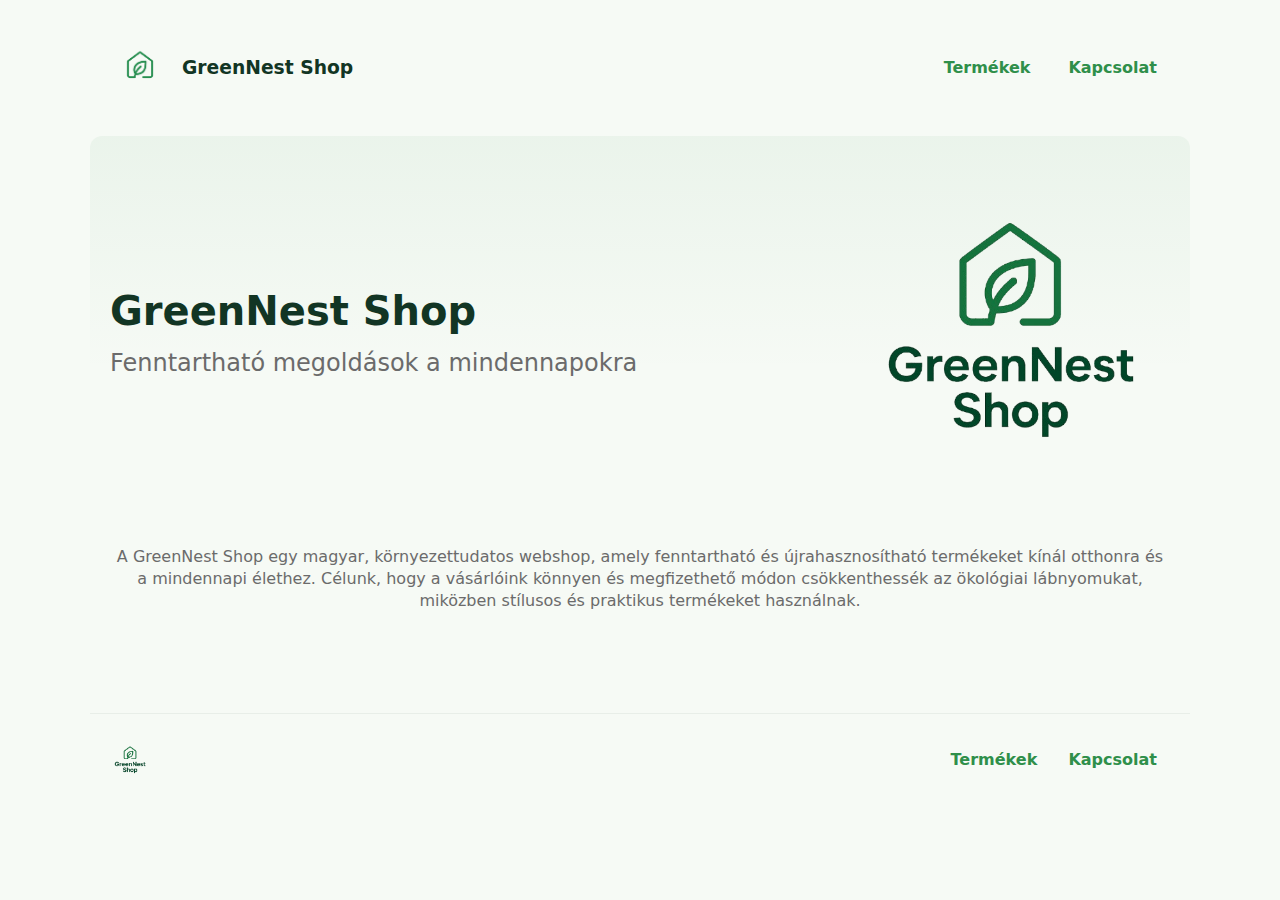
<file: index.html>
<!DOCTYPE html>
<html lang="en">
      <source><script src="./js/FillLocalStorage.js"></script></source>
      <source><script src="./js/LoadTopProducts.js"></script></source>
  <head>
    <meta charset="UTF-8" />
    <meta name="viewport" content="width=device-width, initial-scale=1.0" />
    <title>Document</title>
    <link rel="stylesheet" href="./style.css" />
  </head>
  <body onload="FillLocalStorage(); ">
    <section>
      <nav>
        <a href="./index.html"
          ><div class="navLogo">
            <img
              src="./assets/ChatGPT_Image_Dec_15__2025__03_10_50_PM-removebg-preview.png"
              alt=""
            />
            <h3>GreenNest Shop</h3>
          </div></a
        >
        <div>
          <a href="./products.html" class="navButton">Termékek</a>
          <a href="./contacts.html" class="navButton">Kapcsolat</a>
        </div>
      </nav>
    </section>
    <section id="hero">
      <div>
        <h1>GreenNest Shop</h1>
        <h2>Fenntartható megoldások a mindennapokra</h2>
      </div>
      <img
        src="./assets/ChatGPT_Image_Dec_15__2025__03_05_21_PM-removebg-preview.png"
        alt="img"
      />
    </section>
    <section id="description">
      <p>
        A GreenNest Shop egy magyar, környezettudatos webshop, amely
        fenntartható és újrahasznosítható termékeket kínál otthonra és a
        mindennapi élethez. Célunk, hogy a vásárlóink könnyen és megfizethető
        módon csökkenthessék az ökológiai lábnyomukat, miközben stílusos és
        praktikus termékeket használnak.
      </p>
    </section>
    <section id="topProducts">
      <div class="cardContainer" id="cardContainer" name="cardContainer">

      </div>
    </section>
    <section id="footer" onload="LoadTopProducts()">
      <img
        src="./assets/ChatGPT_Image_Dec_15__2025__03_05_21_PM-removebg-preview.png"
        alt=""
      />
      <div>
        <a href="./products.html" class="navButton">Termékek</a>
        <a href="./contacts.html" class="navButton">Kapcsolat</a>
      </div>
    </section>
  </body>
  <script>
    LoadTopProducts();
  </script>
</html>
</file>
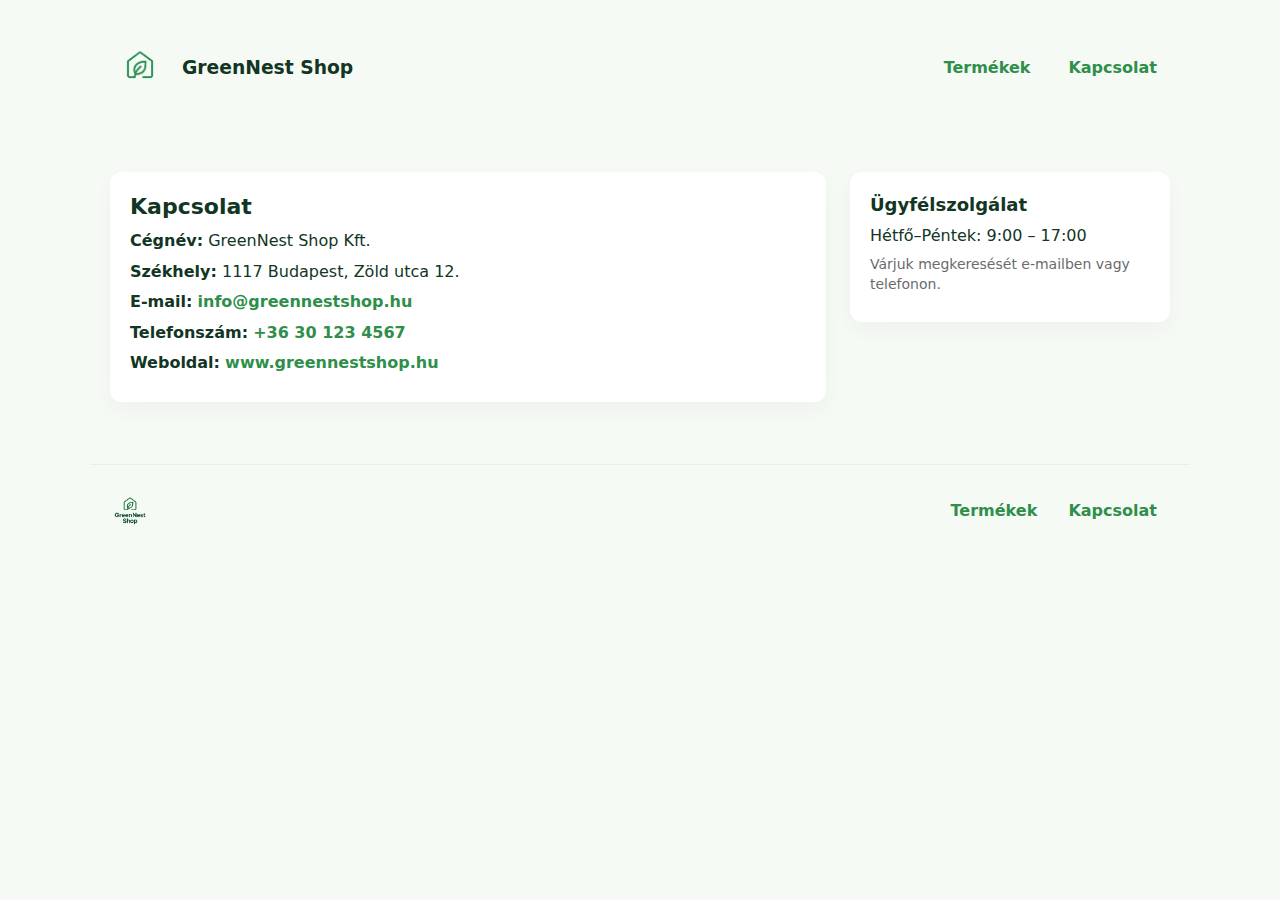
<file: contacts.html>
<!DOCTYPE html>
<html lang="en">
  <head>
    <meta charset="UTF-8" />
    <meta name="viewport" content="width=device-width, initial-scale=1.0" />
    <title>Document</title>
    <link rel="stylesheet" href="./style.css" />
  </head>
        <source><script src="./js/LoadAllProducts.js"></script></source>
              <source><script src="./js/FillLocalStorage.js"></script></source>
 <body onload="FillLocalStorage()">
    <section>
      <nav>
        <a href="./index.html"
          ><div class="navLogo">
            <img
              src="./assets/ChatGPT_Image_Dec_15__2025__03_10_50_PM-removebg-preview.png"
              alt=""
            />
            <h3>GreenNest Shop</h3>
          </div></a
        >
        <div>
          <a href="./products.html" class="navButton">Termékek</a>
          <a href="./contacts.html" class="navButton">Kapcsolat</a>
        </div>
      </nav>
    </section>
    <section id="contact">
      <div class="contactContainer">
        <div class="contactCard">
          <h1>Kapcsolat</h1>
          <p><strong>Cégnév:</strong> GreenNest Shop Kft.</p>
          <p><strong>Székhely:</strong> 1117 Budapest, Zöld utca 12.</p>
          <p><strong>E-mail:</strong> <a href="mailto:info@greennestshop.hu">info@greennestshop.hu</a></p>
          <p><strong>Telefonszám:</strong> <a href="tel:+36301234567">+36 30 123 4567</a></p>
          <p><strong>Weboldal:</strong> <a href="https://www.greennestshop.hu" target="_blank" rel="noopener">www.greennestshop.hu</a></p>
        </div>

        <div class="contactCard support">
          <h2>Ügyfélszolgálat</h2>
          <p>Hétfő–Péntek: 9:00 – 17:00</p>
          <p class="muted">Várjuk megkeresését e-mailben vagy telefonon.</p>
        </div>
      </div>
    </section>


    </section>
    <section id="footer">
      <img
        src="./assets/ChatGPT_Image_Dec_15__2025__03_05_21_PM-removebg-preview.png"
        alt=""
      />
      <div>
        <a href="./products.html" class="navButton">Termékek</a>
        <a href="./contacts.html" class="navButton">Kapcsolat</a>
      </div>
    </section>
  </body>
    <script>
    LoadTopProducts();
  </script>
</html>
</file>
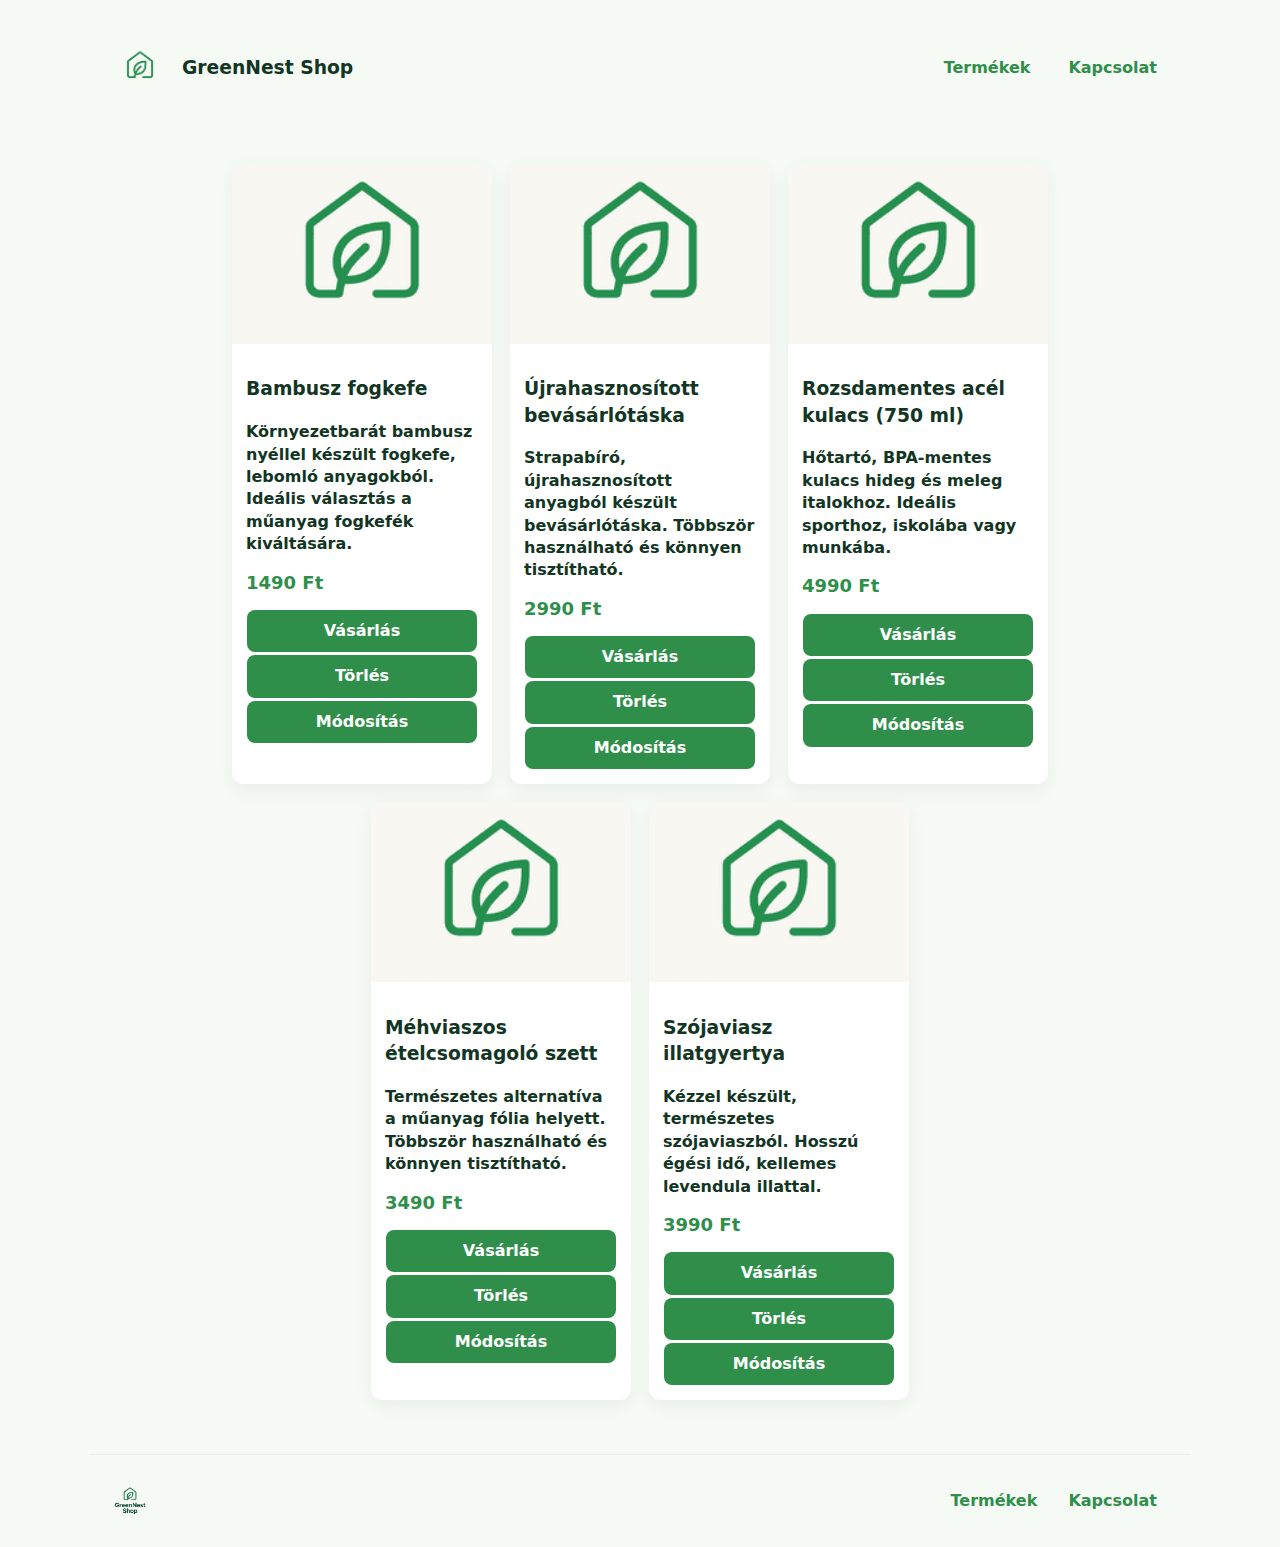
<file: products.html>
<!DOCTYPE html>
<html lang="en">
  <head>
    <meta charset="UTF-8" />
    <meta name="viewport" content="width=device-width, initial-scale=1.0" />
    <title>Document</title>
    <link rel="stylesheet" href="./style.css" />
  </head>
        <source><script src="./js/LoadAllProducts.js"></script></source>
              <source><script src="./js/FillLocalStorage.js"></script></source>
              <source><script src="./js/deletemodify.js"></script></source>
 <body onload="FillLocalStorage()">
    <section>
      <nav>
        <a href="./index.html"
          ><div class="navLogo">
            <img
              src="./assets/ChatGPT_Image_Dec_15__2025__03_10_50_PM-removebg-preview.png"
              alt=""
            />
            <h3>GreenNest Shop</h3>
          </div></a
        >
        <div>
          <a href="./products.html" class="navButton">Termékek</a>
          <a href="./contacts.html" class="navButton">Kapcsolat</a>
        </div>
      </nav>
    </section>
    <section  id="modifyBannerContainer" style="display: none;">
    <section id="modifyBanner" >
        <input type="text" id="ModifyProductName" placeholder="Termék név" />
        <input type="text" id="ModifyProductDescription" placeholder="Termék leírás" />
        <input type="number" id="ModifyProductPrice" placeholder="Termék ár" />
        <input type="file" accept="jpg img" id="ModifyProductImage" placeholder="Kép URL" />
        <button id="modifyButton">Módosítás</button>
        <button id="modifyClose" onclick="closeModifyBanner()">Mégse</button>
    </section>

      </div>
    </section>
    <section id="Products">
      <div class="cardContainer" id="cardContainer">

      </div>
    </section>
    <section id="footer">
      <img
        src="./assets/ChatGPT_Image_Dec_15__2025__03_05_21_PM-removebg-preview.png"
        alt=""
      />
      <div>
        <a href="./products.html" class="navButton">Termékek</a>
        <a href="./contacts.html" class="navButton">Kapcsolat</a>
      </div>
    </section>
  </body>
    <script>
    LoadTopProducts();
  </script>
</html>
</file>
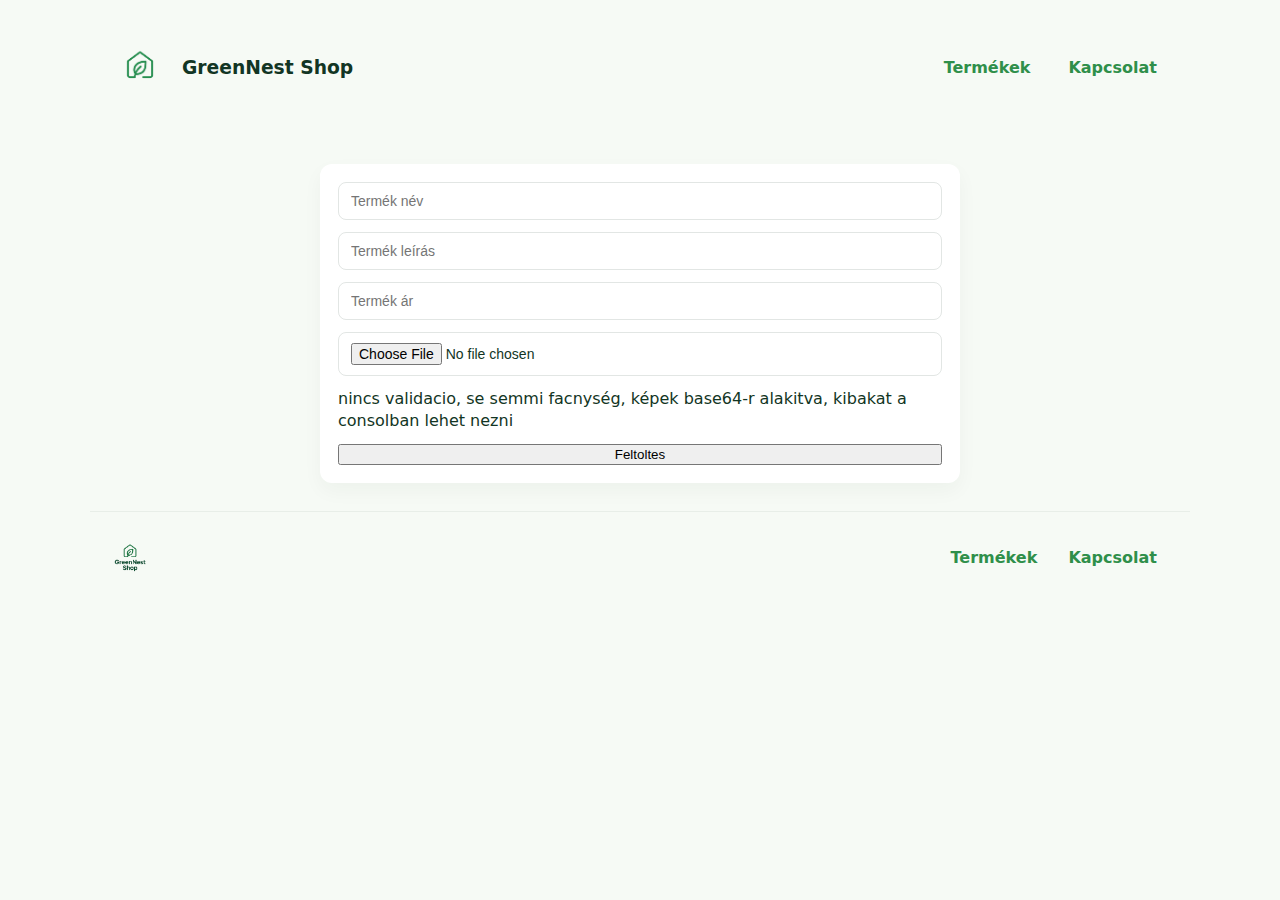
<file: upload.html>
<!DOCTYPE html>
<html lang="en">
  <head>
    <meta charset="UTF-8" />
    <meta name="viewport" content="width=device-width, initial-scale=1.0" />
    <title>Document</title>
    <link rel="stylesheet" href="./style.css" />
  </head>
 <body onload="FillLocalStorage()">
    <section>
      <nav>
        <a href="./index.html"
          ><div class="navLogo">
            <img
              src="./assets/ChatGPT_Image_Dec_15__2025__03_10_50_PM-removebg-preview.png"
              alt=""
            />
            <h3>GreenNest Shop</h3>
          </div></a
        >
        <div>
          <a href="./products.html" class="navButton">Termékek</a>
          <a href="./contacts.html" class="navButton">Kapcsolat</a>
        </div>
      </nav>
    </section>
    <section class="formSection">
        <input type="text" id="productName" placeholder="Termék név" />
        <input type="text" id="productDescription" placeholder="Termék leírás" />
        <input type="number" id="productPrice" placeholder="Termék ár" />
        <input type="file" accept="jpg img" id="productImage" placeholder="Kép URL" />
        <p>nincs validacio, se semmi facnység, képek base64-r alakitva, kibakat a consolban lehet nezni </p>
        <button id="uploadButton">Feltoltes</button>
    </section>

    <section id="footer">
      <img
        src="./assets/ChatGPT_Image_Dec_15__2025__03_05_21_PM-removebg-preview.png"
        alt=""
      />
      <div>
        <a href="./products.html" class="navButton">Termékek</a>
        <a href="./contacts.html" class="navButton">Kapcsolat</a>
      </div>
    </section>
  </body>
  <source><script src="./js/ProductUpload.js"></script></source>
</html>
</file>
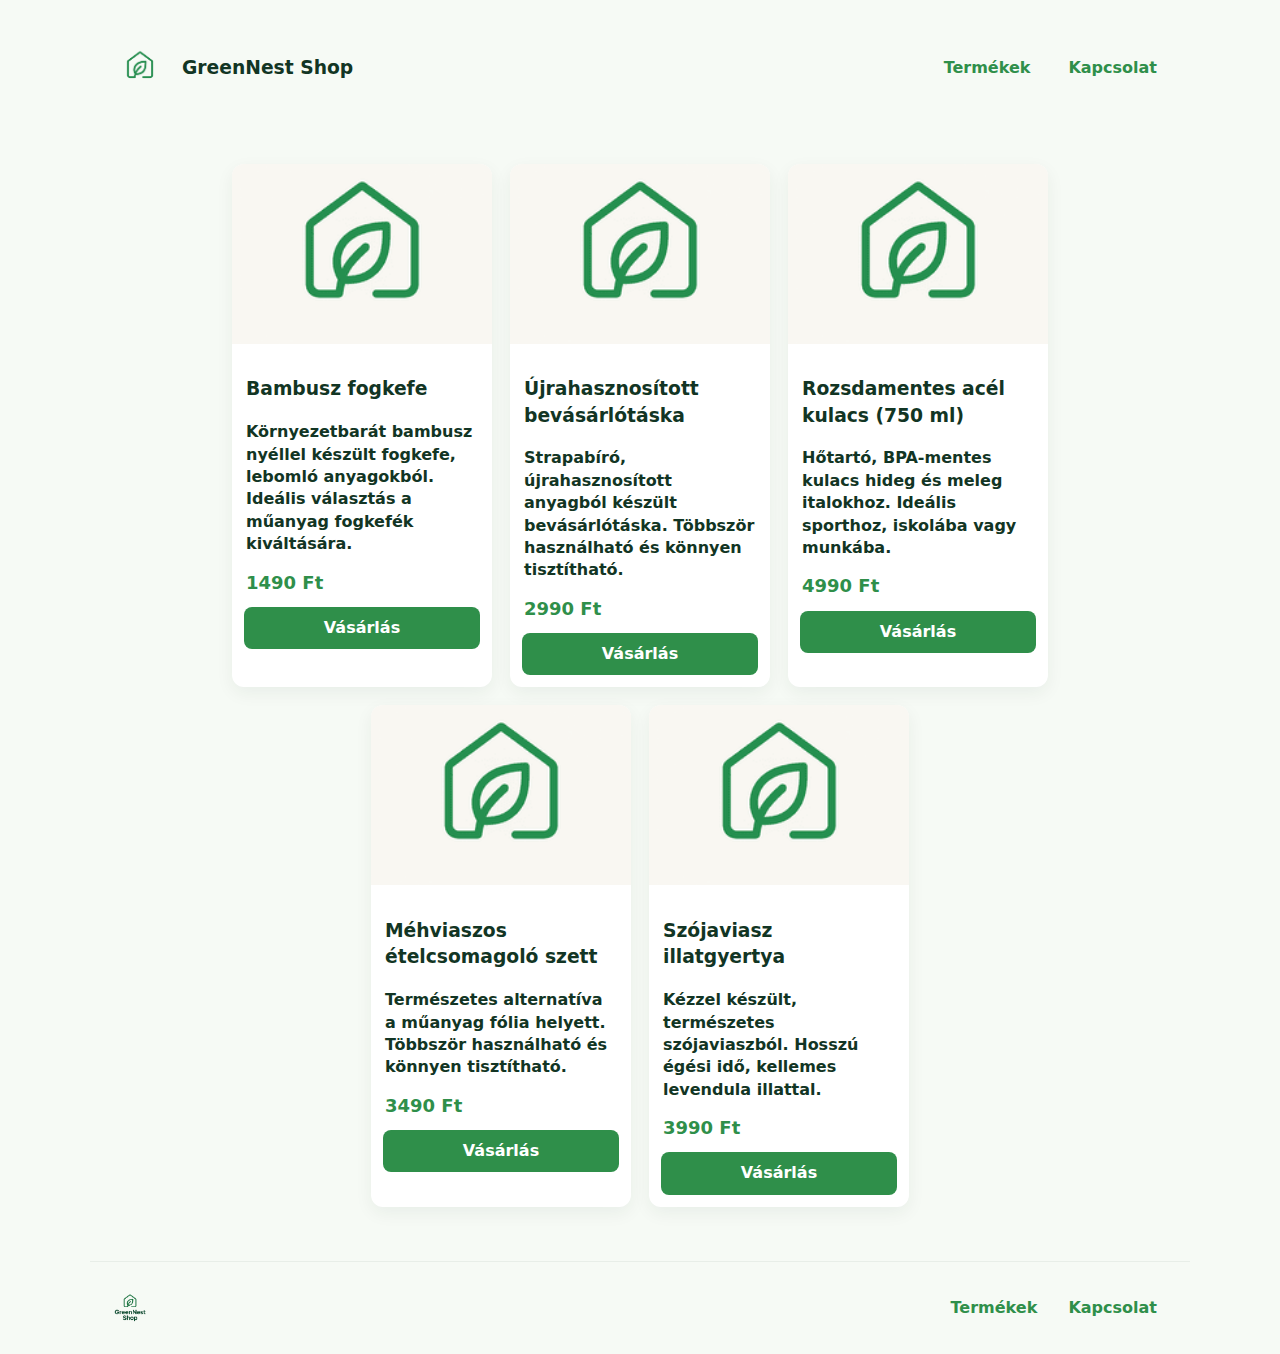
<file: crud webshop/products.html>
<!DOCTYPE html>
<html lang="en">
  <head>
    <meta charset="UTF-8" />
    <meta name="viewport" content="width=device-width, initial-scale=1.0" />
    <title>Document</title>
    <link rel="stylesheet" href="./style.css" />
  </head>
        <source><script src="./js/LoadAllProducts.js"></script></source>
              <source><script src="./js/FillLocalStorage.js"></script></source>
 <body onload="FillLocalStorage()">
    <section>
      <nav>
        <a href="./index.html"
          ><div class="navLogo">
            <img
              src="./assets/ChatGPT_Image_Dec_15__2025__03_10_50_PM-removebg-preview.png"
              alt=""
            />
            <h3>GreenNest Shop</h3>
          </div></a
        >
        <div>
          <a href="./products.html" class="navButton">Termékek</a>
          <a href="./contacts.html" class="navButton">Kapcsolat</a>
        </div>
      </nav>
    </section>

    <section id="Products">
      <div class="cardContainer" id="cardContainer">

      </div>
    </section>
    <section id="footer">
      <img
        src="./assets/ChatGPT_Image_Dec_15__2025__03_05_21_PM-removebg-preview.png"
        alt=""
      />
      <div>
        <a href="./products.html" class="navButton">Termékek</a>
        <a href="./contacts.html" class="navButton">Kapcsolat</a>
      </div>
    </section>
  </body>
    <script>
    LoadTopProducts();
  </script>
</html>
</file>
<file: style.css>
:root {
  --bg: #f6faf5;
  --card: #ffffff;
  --accent: #2f8f4a;
  --muted: #6b6b6b;
  --text: #123524;
  --max-width: 1100px;
}

/* Reset + base */
* {
  box-sizing: border-box;
}
html,
body {
  height: 100%;
}
body {
  margin: 0;
  font-family: Inter, system-ui, -apple-system, "Segoe UI", Roboto,
    "Helvetica Neue", Arial;
  background: var(--bg);
  color: var(--text);
  -webkit-font-smoothing: antialiased;
  -moz-osx-font-smoothing: grayscale;
  line-height: 1.4;
}

section {
  max-width: var(--max-width);
  margin: 0 auto;
  padding: 28px 20px;
}

/* NAV */

a {
  text-decoration: none;
}

nav {
  display: flex;
  align-items: center;
  justify-content: space-between;
  gap: 16px;
  padding: 8px 0;
  flex-direction: row;
}
nav img {
  height: 60px;
  width: auto;
}
nav > div {
  display: flex;
  gap: 12px;
  align-items: center;
}
.navButton {
  text-decoration: none;
  color: var(--accent);
  border: 1px solid transparent;
  padding: 8px 12px;
  border-radius: 8px;
  font-weight: 600;
}
.navButton:hover {
  background: rgba(47, 143, 74, 0.08);
}

.navLogo {
  display: flex;
  gap: 12px;
  flex-direction: row;
  align-items: center;
}

/* HERO */
#hero {
  display: flex;
  align-items: center;
  justify-content: space-between;
  gap: 24px;
  padding: 36px 20px;
  background: linear-gradient(180deg, rgba(47, 143, 74, 0.06), transparent 60%);
  border-radius: 12px;
}
#hero > div {
  flex: 1;
  min-width: 220px;
}
#hero h1 {
  margin: 0 0 8px 0;
  font-size: clamp(26px, 4vw, 40px);
}
#hero h2 {
  margin: 0;
  color: var(--muted);
  font-weight: 500;
}
#hero img {
  width: 320px;
  max-width: 40%;
  height: auto;
  object-fit: contain;
}

/* Description */
#description {
  text-align: center;
  color: var(--muted);
  padding-top: 18px;
}

/* Top products */
#topProducts {
  padding-top: 18px;
}
.cardContainer {
  display: flex;
  gap: 18px;
  flex-wrap: wrap;
  justify-content: center;
}
.card {
  background: var(--card);
  border-radius: 12px;
  box-shadow: 0 6px 18px rgba(18, 53, 36, 0.06);
  width: 260px;
  display: flex;
  flex-direction: column;
  overflow: hidden;
}
.cardImage {
  width: 100%;
  height: 180px;
  background: #eef6ee;
  object-fit: cover;
  display: block;
}
.classDescription {
  padding: 14px;
  color: var(--text);
  font-weight: 600;
}

.cardPrice {
  padding: 0 14px;
  font-size: 18px;
  font-weight: 700;
  color: var(--accent);
}
.cardButton {
  padding: 12px;
}
.cardButton a {
  display: block;
  text-align: center;
  text-decoration: none;
  background: var(--accent);
  color: #fff;
  padding: 10px 12px;
  border-radius: 8px;
  font-weight: 700;
  margin: 3px;
}
.cardButton a:hover {
  opacity: 0.95;
  transform: translateY(-1px);
}

/* FOOTER */
#footer {
  display: flex;
  align-items: center;
  justify-content: space-between;
  gap: 12px;
  padding: 26px 20px;
  margin-top: 26px;
  border-top: 1px solid rgba(18, 53, 36, 0.06);
}
#footer img {
  height: 40px;
}

/* Typography helpers */
h1,
h2,
h3 {
  color: var(--text);
}
p {
  margin: 0;
}

/* Upload form (global) */
.formSection {
  display: flex;
  flex-direction: column;
  gap: 12px;
  max-width: 640px;
  margin: 28px auto;
  background: var(--card);
  padding: 18px;
  border-radius: 12px;
  box-shadow: 0 8px 20px rgba(18, 53, 36, 0.04);
  align-items: stretch;
}
.formSection label {
  display: block;
  font-size: 13px;
  color: var(--muted);
  margin-bottom: 6px;
}
.formSection input[type="text"],
.formSection input[type="number"],
.formSection input[type="file"] {
  appearance: none;
  border: 1px solid rgba(18, 53, 36, 0.12);
  padding: 10px 12px;
  border-radius: 8px;
  font-size: 14px;
  background: transparent;
}
.formSection input:focus {
  outline: none;
  border-color: var(--accent);
  box-shadow: 0 4px 12px rgba(47, 143, 74, 0.08);
}
.formActions {
  display: flex;
  gap: 12px;
  justify-content: flex-end;
  margin-top: 6px;
}
.btn {
  padding: 10px 14px;
  border-radius: 8px;
  border: 1px solid transparent;
  cursor: pointer;
  font-weight: 700;
  display: inline-block;
  text-decoration: none;
}
.btnPrimary {
  background: var(--accent);
  color: #fff;
}
.btnSecondary {
  background: transparent;
  color: var(--accent);
  border-color: rgba(18, 53, 36, 0.08);
}

#modifyBanner {
  display: flex;
  flex-direction: column;
  gap: 12px;
  max-width: 640px;
  width: 100%;
  background: var(--card);
  border-radius: 12px;
  box-shadow: 0 8px 20px rgba(18, 53, 36, 0.04);
  align-items: stretch;
  padding: 18px;
}

#modifyBannerContainer {
  position: fixed;
  top: 0 !important;
  left: 0 !important;
  width: 100vw !important;
  height: 100vh !important;
  background: rgba(0, 0, 0, 0.75);
  display: flex;
  align-items: center;
  justify-content: center;
  z-index: 10;
  padding: 20px;
  margin: 0 !important;
  max-width: none !important;
}

#modifyBannerContainer #modifyBanner {
  position: relative;
}

/* Responsive */
@media (max-width: 900px) {
  #hero {
    flex-direction: column;
    text-align: center;
  }
  #hero img {
    max-width: 60%;
  }
  .card {
    width: 45%;
  }
}
@media (max-width: 520px) {
  .formSection {
    padding: 14px;
    margin: 18px 12px;
  }
  #productImageUrl {
    width: 160px;
  }
  .card {
    width: 100%;
  }
  nav {
    padding: 6px 0;
  }
  #footer {
    flex-direction: column;
    align-items: center;
    text-align: center;
  }
}

/* Contacts page */
#contact {
  padding: 36px 20px;
}
.contactContainer {
  display: flex;
  gap: 24px;
  align-items: flex-start;
  justify-content: space-between;
}
.contactCard {
  background: var(--card);
  padding: 20px;
  border-radius: 12px;
  box-shadow: 0 8px 20px rgba(18, 53, 36, 0.04);
  flex: 1;
  min-width: 240px;
}
.contactCard h1 {
  margin: 0 0 8px 0;
  font-size: 22px;
}
.contactCard h2 {
  margin: 0 0 8px 0;
  font-size: 18px;
}
.contactCard p {
  margin: 8px 0;
  color: var(--text);
}
.contactCard a {
  color: var(--accent);
  text-decoration: none;
  font-weight: 600;
}
.contactCard a:hover {
  text-decoration: underline;
}
.contactCard.support {
  max-width: 320px;
}
.contactCard .muted {
  color: var(--muted);
  font-size: 14px;
}

@media (max-width: 780px) {
  .contactContainer {
    flex-direction: column;
    gap: 16px;
  }
  .contactCard.support {
    max-width: none;
  }
}
</file>
<file: crud webshop/style.css>
:root {
  --bg: #f6faf5;
  --card: #ffffff;
  --accent: #2f8f4a;
  --muted: #6b6b6b;
  --text: #123524;
  --max-width: 1100px;
}

/* Reset + base */
* {
  box-sizing: border-box;
}
html,
body {
  height: 100%;
}
body {
  margin: 0;
  font-family: Inter, system-ui, -apple-system, "Segoe UI", Roboto,
    "Helvetica Neue", Arial;
  background: var(--bg);
  color: var(--text);
  -webkit-font-smoothing: antialiased;
  -moz-osx-font-smoothing: grayscale;
  line-height: 1.4;
}

section {
  max-width: var(--max-width);
  margin: 0 auto;
  padding: 28px 20px;
}

/* NAV */

a {
    text-decoration: none   ;
}

nav {
  display: flex;
  align-items: center;
  justify-content: space-between;
  gap: 16px;
  padding: 8px 0;
  flex-direction: row;
}
nav img {
  height: 60px;
  width: auto;
}
nav > div {
  display: flex;
  gap: 12px;
  align-items: center;
}
.navButton {
  text-decoration: none;
  color: var(--accent);
  border: 1px solid transparent;
  padding: 8px 12px;
  border-radius: 8px;
  font-weight: 600;
}
.navButton:hover {
  background: rgba(47, 143, 74, 0.08);
}

.navLogo {
  display: flex;
  gap: 12px;
  flex-direction: row;
  align-items: center;
}

/* HERO */
#hero {
  display: flex;
  align-items: center;
  justify-content: space-between;
  gap: 24px;
  padding: 36px 20px;
  background: linear-gradient(180deg, rgba(47, 143, 74, 0.06), transparent 60%);
  border-radius: 12px;
}
#hero > div {
  flex: 1;
  min-width: 220px;
}
#hero h1 {
  margin: 0 0 8px 0;
  font-size: clamp(26px, 4vw, 40px);
}
#hero h2 {
  margin: 0;
  color: var(--muted);
  font-weight: 500;
}
#hero img {
  width: 320px;
  max-width: 40%;
  height: auto;
  object-fit: contain;
}

/* Description */
#description {
  text-align: center;
  color: var(--muted);
  padding-top: 18px;
}

/* Top products */
#topProducts {
  padding-top: 18px;
}
.cardContainer {
  display: flex;
  gap: 18px;
  flex-wrap: wrap;
  justify-content: center;
}
.card {
  background: var(--card);
  border-radius: 12px;
  box-shadow: 0 6px 18px rgba(18, 53, 36, 0.06);
  width: 260px;
  display: flex;
  flex-direction: column;
  overflow: hidden;
}
.cardImage {
  width: 100%;
  height: 180px;
  background: #eef6ee;
  object-fit: cover;
  display: block;
}
.classDescription {
  padding: 14px;
  color: var(--text);
  font-weight: 600;
}

.cardPrice {
  padding: 0 14px;
  font-size: 18px;
  font-weight: 700;
  color: var(--accent);
}
.cardButton {
  padding: 12px;
}
.cardButton a {
  display: block;
  text-align: center;
  text-decoration: none;
  background: var(--accent);
  color: #fff;
  padding: 10px 12px;
  border-radius: 8px;
  font-weight: 700;
}
.cardButton a:hover {
  opacity: 0.95;
  transform: translateY(-1px);
}

/* FOOTER */
#footer {
  display: flex;
  align-items: center;
  justify-content: space-between;
  gap: 12px;
  padding: 26px 20px;
  margin-top: 26px;
  border-top: 1px solid rgba(18, 53, 36, 0.06);
}
#footer img {
  height: 40px;
}

/* Typography helpers */
h1,
h2,
h3 {
  color: var(--text);
}
p {
  margin: 0;
}

/* Upload form (global) */
.formSection {
  display: flex;
  flex-direction: column;
  gap: 12px;
  max-width: 640px;
  margin: 28px auto;
  background: var(--card);
  padding: 18px;
  border-radius: 12px;
  box-shadow: 0 8px 20px rgba(18, 53, 36, 0.04);
  align-items: stretch;
}
.formSection label {
  display: block;
  font-size: 13px;
  color: var(--muted);
  margin-bottom: 6px;
}
.formSection input[type="text"],
.formSection input[type="number"],
.formSection input[type="file"] {
  appearance: none;
  border: 1px solid rgba(18, 53, 36, 0.12);
  padding: 10px 12px;
  border-radius: 8px;
  font-size: 14px;
  background: transparent;
}
.formSection input:focus {
  outline: none;
  border-color: var(--accent);
  box-shadow: 0 4px 12px rgba(47, 143, 74, 0.08);
}
.formActions {
  display: flex;
  gap: 12px;
  justify-content: flex-end;
  margin-top: 6px;
}
.btn {
  padding: 10px 14px;
  border-radius: 8px;
  border: 1px solid transparent;
  cursor: pointer;
  font-weight: 700;
  display: inline-block;
  text-decoration: none;
}
.btnPrimary {
  background: var(--accent);
  color: #fff;
}
.btnSecondary {
  background: transparent;
  color: var(--accent);
  border-color: rgba(18, 53, 36, 0.08);
}

/* Optional image preview (if present) */
#productImageUrl {
  width: 220px;
  height: auto;
  display: block;
  margin: 6px auto 0 auto;
  border-radius: 10px;
  object-fit: cover;
  background: #eef6ee;
}

/* Responsive */
@media (max-width: 900px) {
  #hero {
    flex-direction: column;
    text-align: center;
  }
  #hero img {
    max-width: 60%;
  }
  .card {
    width: 45%;
  }
}
@media (max-width: 520px) {
  .formSection {
    padding: 14px;
    margin: 18px 12px;
  }
  #productImageUrl {
    width: 160px;
  }
  .card {
    width: 100%;
  }
  nav {
    padding: 6px 0;
  }
  #footer {
    flex-direction: column;
    align-items: center;
    text-align: center;
  }
}
</file>
